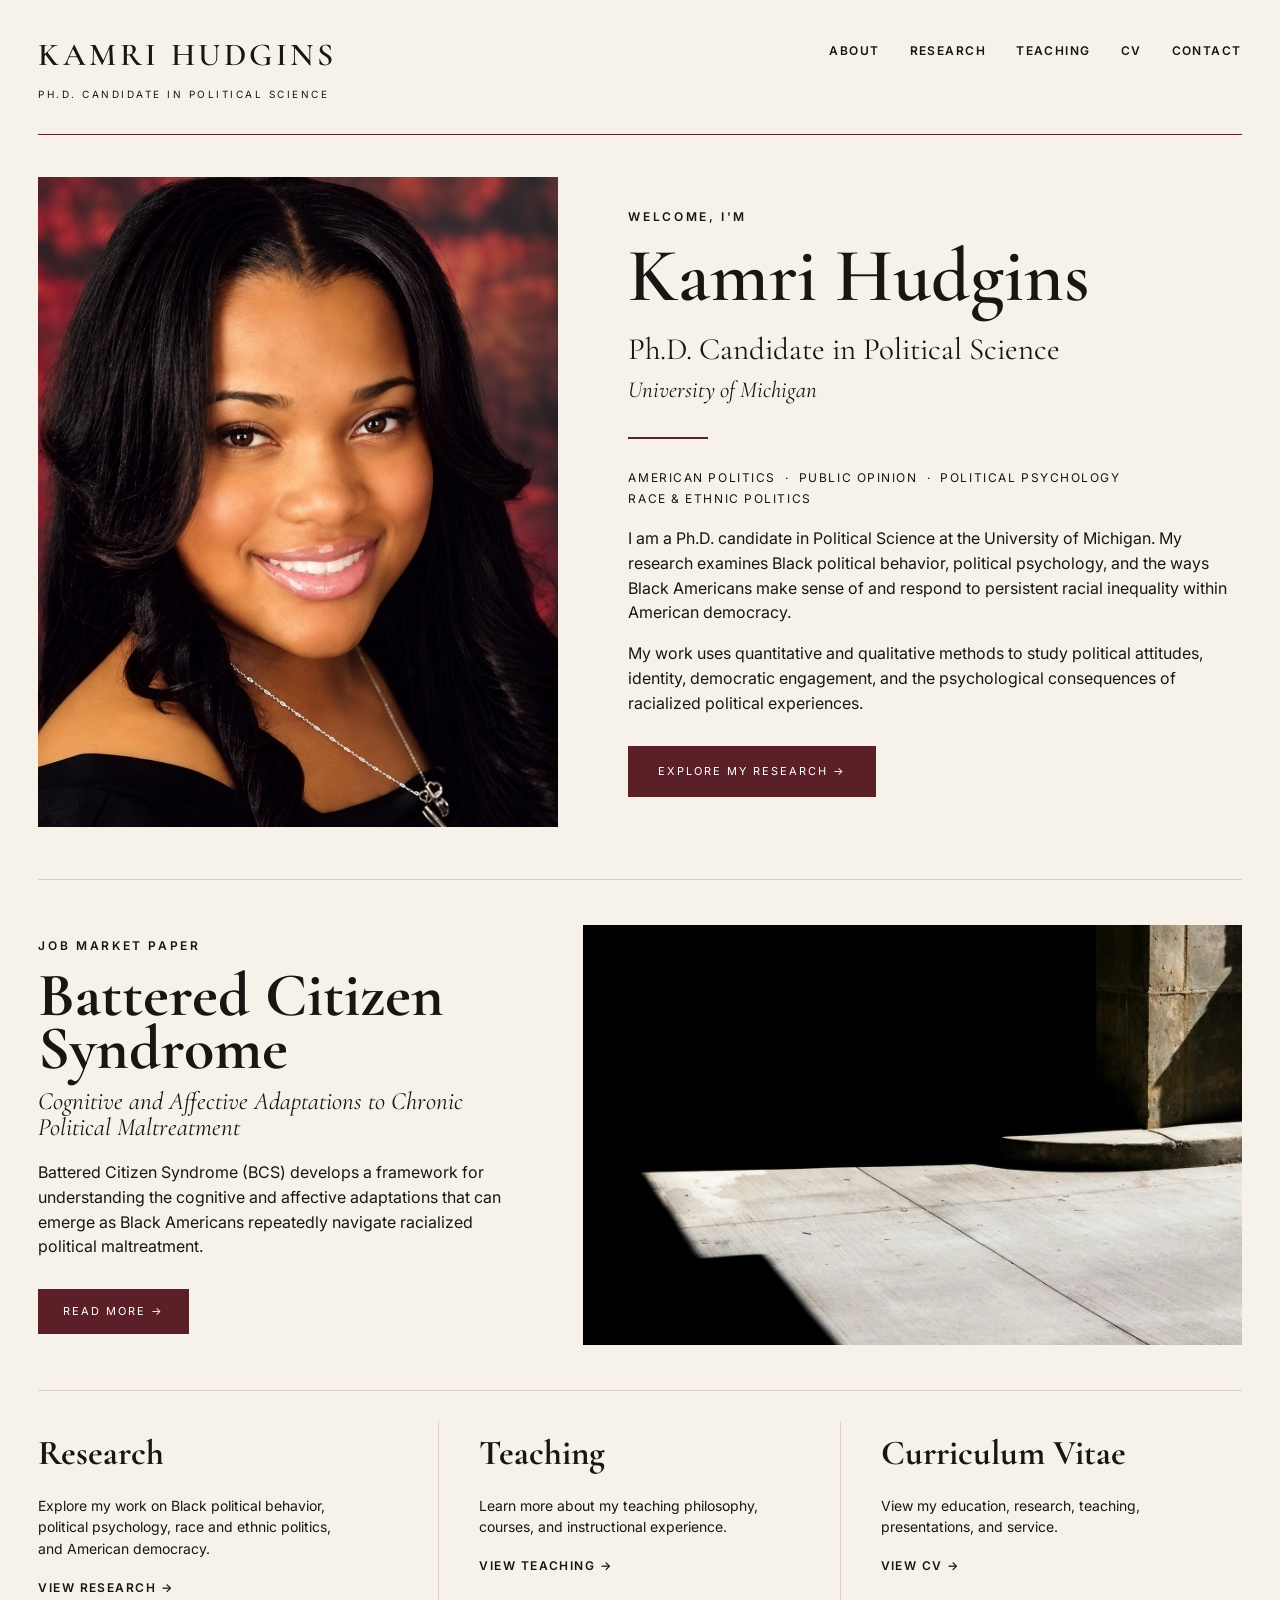
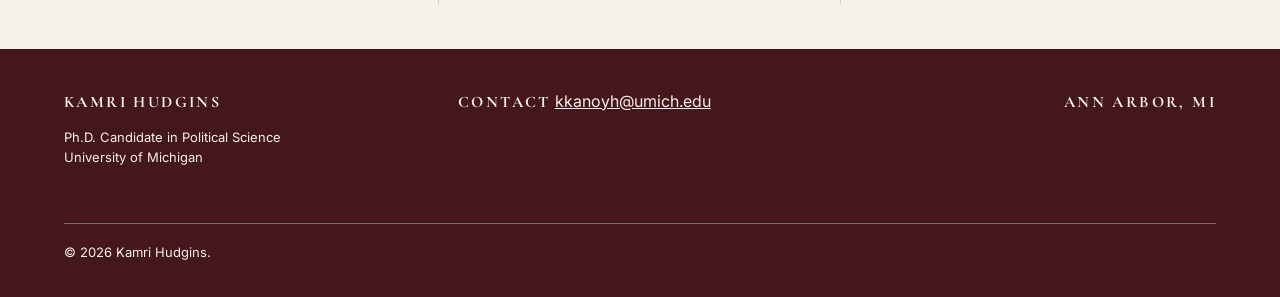
<file: index.html>
<!doctype html>
<html lang="en">
<head>
  <meta charset="utf-8">
  <meta name="viewport" content="width=device-width, initial-scale=1">
  <title>Kamri Hudgins | Ph.D. Candidate in Political Science</title>
  <meta name="description" content="Academic website of Kamri Hudgins, Ph.D. Candidate in Political Science at the University of Michigan.">
  <link rel="preconnect" href="https://fonts.googleapis.com">
  <link rel="preconnect" href="https://fonts.gstatic.com" crossorigin>
  <link href="https://fonts.googleapis.com/css2?family=Cormorant+Garamond:ital,wght@0,500;0,600;1,500&family=Inter:wght@400;500;600&display=swap" rel="stylesheet">
  <link rel="stylesheet" href="style.css">
</head>
<body>
<header class="site-header">
  <a class="wordmark" href="#top">
    <span>KAMRI HUDGINS</span>
    <small>PH.D. CANDIDATE IN POLITICAL SCIENCE</small>
  </a>
  <nav aria-label="Primary navigation">
    <a href="#about">ABOUT</a>
    <a href="research.html">RESEARCH</a>
    <a href="teaching.html">TEACHING</a>
    <a href="Hudgins_CV2026.pdf" target="_blank" rel="noopener">CV</a>
    <a href="#contact">CONTACT</a>
  </nav>
</header>

<main id="top">
<section class="hero" id="about">
 <div class="portrait">
  <img src="kamri-hudgins-headshot.png" alt="Kamri Hudgins">
</div>
  <div class="hero-copy">
    <p class="eyebrow">WELCOME, I'M</p>
    <h1>Kamri Hudgins</h1>
    <p class="role">Ph.D. Candidate in Political Science</p>
    <p class="institution">University of Michigan</p>
    <div class="rule"></div>
    <p class="areas">AMERICAN POLITICS &nbsp;·&nbsp; PUBLIC OPINION &nbsp;·&nbsp; POLITICAL PSYCHOLOGY<br>RACE &amp; ETHNIC POLITICS</p>
    <p class="lede">I am a Ph.D. candidate in Political Science at the University of Michigan. My research examines Black political behavior, political psychology, and the ways Black Americans make sense of and respond to persistent racial inequality within American democracy.</p>
    <p>My work uses quantitative and qualitative methods to study political attitudes, identity, democratic engagement, and the psychological consequences of racialized political experiences.</p>
    <a class="button" href="research.html">EXPLORE MY RESEARCH →</a>
  </div>
</section>

<section class="featured" id="research">
  <div class="featured-copy">
    <p class="eyebrow">JOB MARKET PAPER</p>
    <h2>Battered Citizen<br>Syndrome</h2>
    <p class="subtitle">Cognitive and Affective Adaptations to Chronic Political Maltreatment</p>
    <p>Battered Citizen Syndrome (BCS) develops a framework for understanding the cognitive and affective adaptations that can emerge as Black Americans repeatedly navigate racialized political maltreatment.</p>
    <a class="button small" href="research.html#bcs">READ MORE →</a>
  </div>
 <div class="research-image">
  <img src="bcs-featured.jpg" alt="Architectural scene with geometric shadows">
</div>
</section>

<section class="link-grid">
  <article>
    <h3>Research</h3>
    <p>Explore my work on Black political behavior, political psychology, race and ethnic politics, and American democracy.</p>
<a href="research.html">VIEW RESEARCH →</a>
  </article>
  <article id="teaching">
    <h3>Teaching</h3>
    <p>Learn more about my teaching philosophy, courses, and instructional experience.</p>
    <a href="teaching.html">VIEW TEACHING →</a>
  </article>
  <article>
    <h3>Curriculum Vitae</h3>
    <p>View my education, research, teaching, presentations, and service.</p>
    <a href="Hudgins_CV2026.pdf" target="_blank" rel="noopener">VIEW CV →</a>
  </article>
</section>
</main>

<footer id="contact">
  <div>
    <strong>KAMRI HUDGINS</strong>
    <p>Ph.D. Candidate in Political Science<br>University of Michigan</p>
  </div>
 <div>
  <strong>CONTACT</strong>
  <a href="mailto:kkanoyh@umich.edu">kkanoyh@umich.edu</a>
</div>
  <div class="footer-location">
    <strong>ANN ARBOR, MI</strong>
  </div>
  <p class="copyright">© 2026 Kamri Hudgins.</p>
</footer>
</body>
</html>
</file>
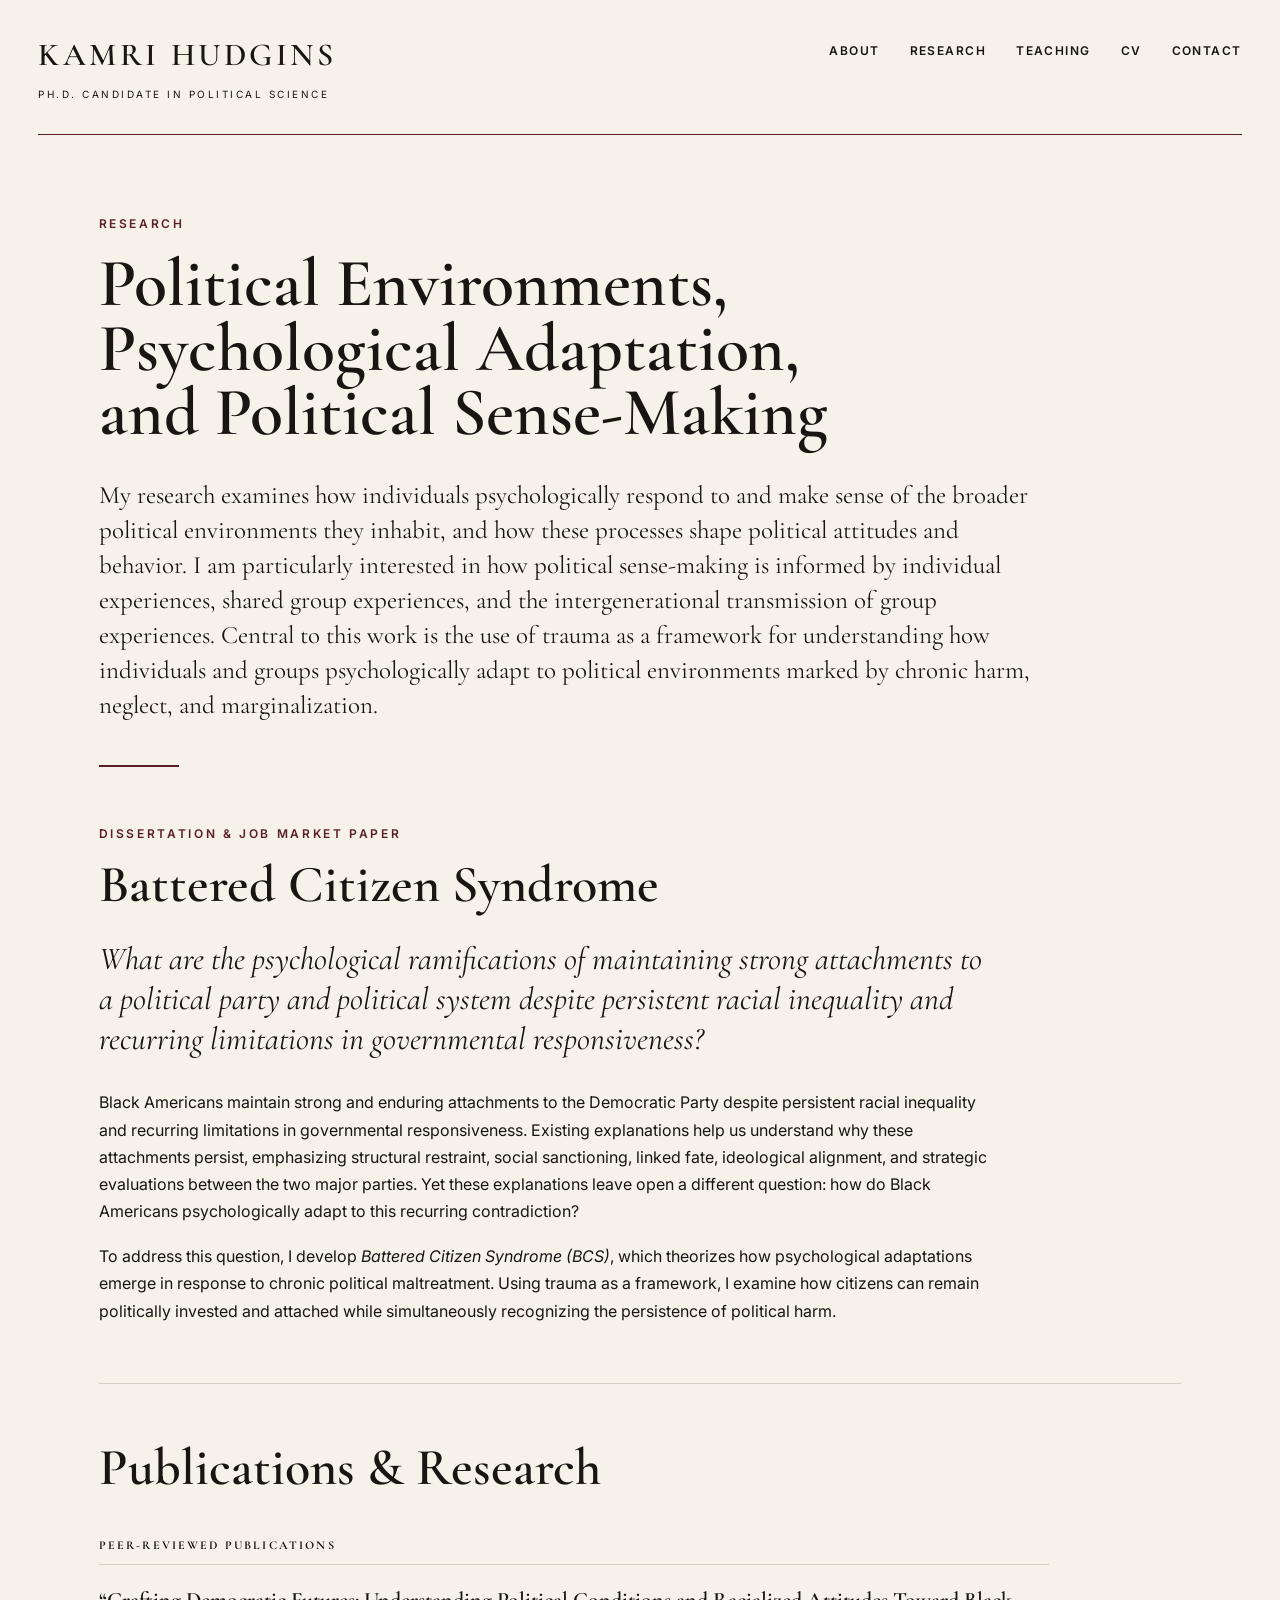
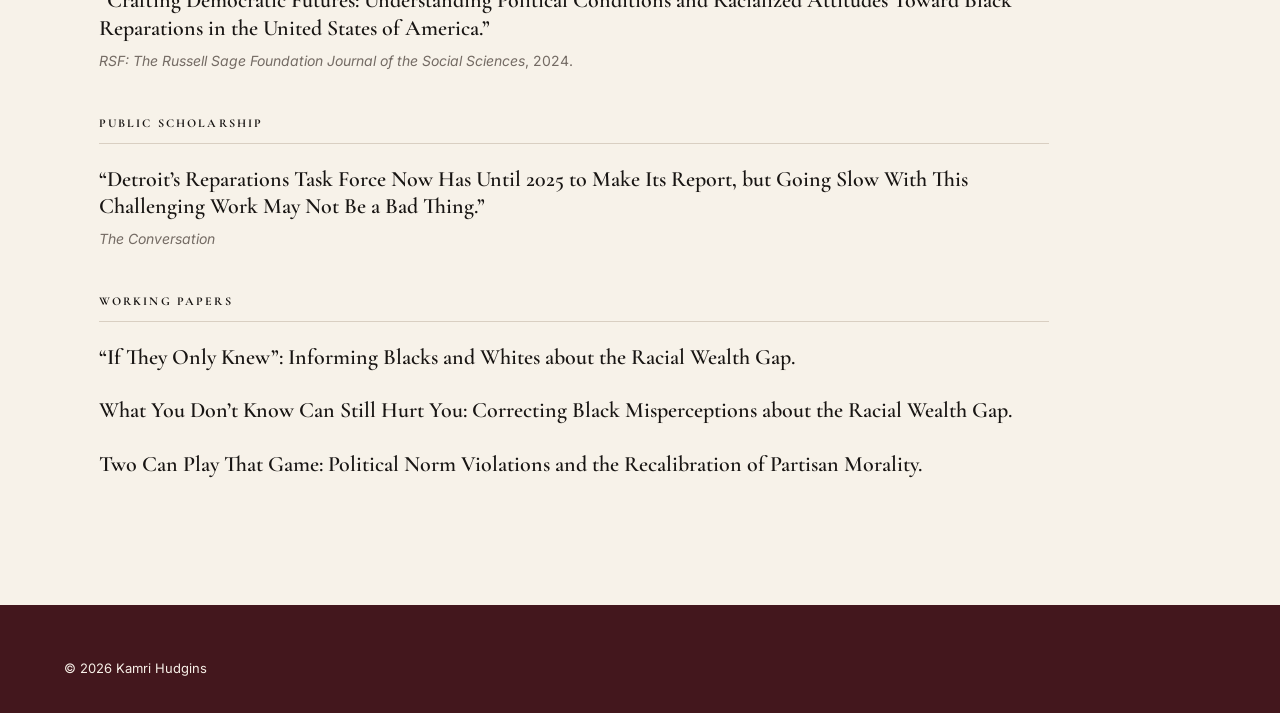
<file: research.html>
<!DOCTYPE html>
<html lang="en">
<head>
  <meta charset="UTF-8">
  <meta name="viewport" content="width=device-width, initial-scale=1.0">
  <title>Research | Kamri Hudgins</title>

  <link rel="preconnect" href="https://fonts.googleapis.com">
  <link rel="preconnect" href="https://fonts.gstatic.com" crossorigin>
  <link href="https://fonts.googleapis.com/css2?family=Cormorant+Garamond:ital,wght@0,400;0,500;0,600;1,400&family=Inter:wght@400;500;600&display=swap" rel="stylesheet">

  <link rel="stylesheet" href="style.css">
</head>

<body>

<header class="site-header">
  <a class="wordmark" href="index.html">
    <span>KAMRI HUDGINS</span>
    <small>PH.D. CANDIDATE IN POLITICAL SCIENCE</small>
  </a>

  <nav>
    <a href="index.html#about">ABOUT</a>
    <a href="research.html">RESEARCH</a>
    <a href="teaching.html">TEACHING</a>
    <a href="Hudgins_CV2026.pdf" target="_blank" rel="noopener">CV</a>
    <a href="index.html#contact">CONTACT</a>
  </nav>
</header>

<main>

  <section class="research-page">

    <p class="eyebrow">RESEARCH</p>

    <h1>Political Environments,<br>Psychological Adaptation,<br>and Political Sense-Making</h1>

    <p class="research-intro">
      My research examines how individuals psychologically respond to and make
      sense of the broader political environments they inhabit, and how these
      processes shape political attitudes and behavior. I am particularly
      interested in how political sense-making is informed by individual
      experiences, shared group experiences, and the intergenerational
      transmission of group experiences. Central to this work is the use of
      trauma as a framework for understanding how individuals and groups
      psychologically adapt to political environments marked by chronic harm,
      neglect, and marginalization.
    </p>

    <div class="rule"></div>

   <section class="dissertation-section" id="bcs">

  <p class="eyebrow">DISSERTATION &amp; JOB MARKET PAPER</p>

  <h2>Battered Citizen Syndrome</h2>

  <p class="research-question">
    What are the psychological ramifications of maintaining strong
    attachments to a political party and political system despite
    persistent racial inequality and recurring limitations in
    governmental responsiveness?
  </p>

  <p>
    Black Americans maintain strong and enduring attachments to the Democratic
    Party despite persistent racial inequality and recurring limitations in
    governmental responsiveness. Existing explanations help us understand why
    these attachments persist, emphasizing structural restraint, social sanctioning, 
    linked fate, ideological alignment, and strategic evaluations between the two major
    parties. Yet these explanations leave open a different question: how do
    Black Americans psychologically adapt to this recurring contradiction?
  </p>

  <p>
    To address this question, I develop <em>Battered Citizen Syndrome
    (BCS)</em>, which theorizes how psychological adaptations emerge in
    response to chronic political maltreatment. Using trauma as a framework,
    I examine how citizens can remain politically invested and attached while
    simultaneously recognizing the persistence of political harm.
</p>

</section>

    <div class="research-divider"></div>

    <section class="publications-section">

      <h2>Publications &amp; Research</h2>

      <h3>Peer-Reviewed Publications</h3>

      <div class="research-item">
        <p>
<strong>
<a class="publication-link"
   href="https://www.rsfjournal.org/content/10/3/49"
   target="_blank"
   rel="noopener">
    “Crafting Democratic Futures: Understanding Political Conditions
    and Racialized Attitudes Toward Black Reparations in the United
    States of America.”
  </a>
</strong>
        </p>
        <p class="citation">
          <em>RSF: The Russell Sage Foundation Journal of the Social Sciences</em>,
          2024.
        </p>
      </div>

      <h3>Public Scholarship</h3>

      <div class="research-item">
        <p>
<strong>
<a class="publication-link"
   href="https://theconversation.com/detroits-reparations-task-force-now-has-until-2025-to-make-its-report-but-going-slow-with-this-challenging-work-may-not-be-a-bad-thing-231150"
   target="_blank"
   rel="noopener">
    “Detroit’s Reparations Task Force Now Has Until 2025 to Make Its Report,
    but Going Slow With This Challenging Work May Not Be a Bad Thing.”
  </a>
</strong>
        </p>
        <p class="citation"><em>The Conversation</em></p>
      </div>

      <h3>Working Papers</h3>

      <div class="research-item">
        <p>
          <strong>“If They Only Knew”: Informing Blacks and Whites about the
          Racial Wealth Gap.</strong>
        </p>
      </div>

      <div class="research-item">
        <p>
          <strong>What You Don’t Know Can Still Hurt You: Correcting Black Misperceptions about the Racial Wealth Gap.</strong>
        </p>
      </div>

      <div class="research-item">
        <p>
          <strong>Two Can Play That Game: Political Norm Violations and the
          Recalibration of Partisan Morality.</strong>
        </p>
      </div>

    </section>

  </section>

</main>

<footer>
  <p>© 2026 Kamri Hudgins</p>
</footer>

</body>
</html>
</file>
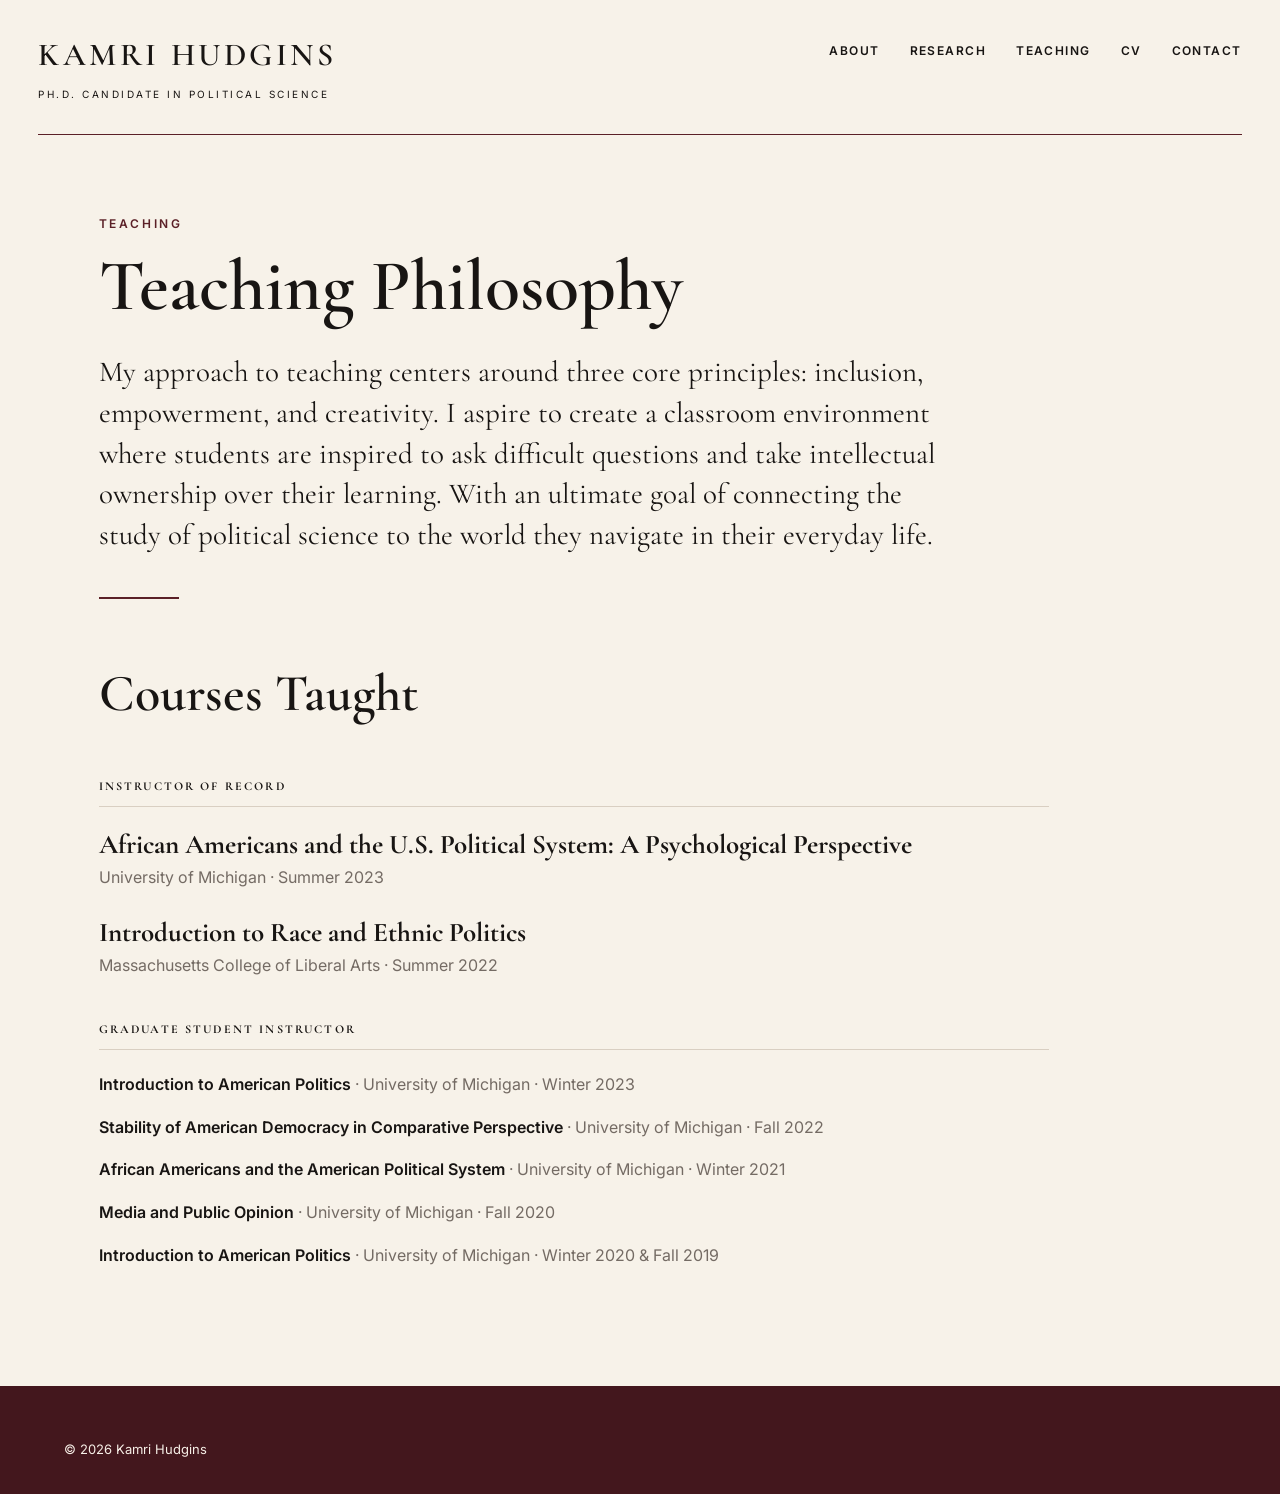
<file: teaching.html>
<!DOCTYPE html>
<html lang="en">
<head>
  <meta charset="UTF-8">
  <meta name="viewport" content="width=device-width, initial-scale=1.0">
  <title>Teaching | Kamri Hudgins</title>

  <link rel="preconnect" href="https://fonts.googleapis.com">
  <link rel="preconnect" href="https://fonts.gstatic.com" crossorigin>
  <link href="https://fonts.googleapis.com/css2?family=Cormorant+Garamond:ital,wght@0,400;0,500;0,600;1,400&family=Inter:wght@400;500;600&display=swap" rel="stylesheet">

  <link rel="stylesheet" href="style.css">
</head>

<body>

<header class="site-header">
  <a class="wordmark" href="index.html">
    <span>KAMRI HUDGINS</span>
    <small>PH.D. CANDIDATE IN POLITICAL SCIENCE</small>
  </a>

  <nav>
    <a href="index.html#about">ABOUT</a>
    <a href="index.html#research">RESEARCH</a>
    <a href="teaching.html">TEACHING</a>
    <a href="Hudgins_CV2026.pdf" target="_blank" rel="noopener">CV</a>
    <a href="index.html#contact">CONTACT</a>
  </nav>
</header>

<main>

  <section class="teaching-page">

    <p class="eyebrow">TEACHING</p>

    <h1>Teaching Philosophy</h1>

    <p class="teaching-intro">
      My approach to teaching centers around three core principles:
      inclusion, empowerment, and creativity. I aspire to create a classroom
      environment where students are inspired to ask difficult
      questions and take intellectual ownership over their learning. With an ultimate 
      goal of connecting the study of political science to the world they navigate in their everyday life.
    </p>

    <div class="rule"></div>

    <section class="teaching-section">
      <h2>Courses Taught</h2>

      <h3>Instructor of Record</h3>

      <div class="course">
        <h4>African Americans and the U.S. Political System: A Psychological Perspective</h4>
        <p>University of Michigan · Summer 2023</p>
      </div>

      <div class="course">
        <h4>Introduction to Race and Ethnic Politics</h4>
        <p>Massachusetts College of Liberal Arts · Summer 2022</p>
      </div>

      <h3>Graduate Student Instructor</h3>

      <div class="course-list">
        <p><strong>Introduction to American Politics</strong> · University of Michigan · Winter 2023</p>
        <p><strong>Stability of American Democracy in Comparative Perspective</strong> · University of Michigan · Fall 2022</p>
        <p><strong>African Americans and the American Political System</strong> · University of Michigan · Winter 2021</p>
        <p><strong>Media and Public Opinion</strong> · University of Michigan · Fall 2020</p>
        <p><strong>Introduction to American Politics</strong> · University of Michigan · Winter 2020 &amp; Fall 2019</p>
      </div>
    </section>

  </section>

</main>

<footer>
  <p>© 2026 Kamri Hudgins</p>
</footer>

</body>
</html>
</file>
<file: style.css>
:root{
  --cream:#f7f2e9;
  --ink:#181513;
  --wine:#5b2027;
  --wine-dark:#43171d;
  --muted:#746b64;
  --line:#d9cfc2;
}
*{box-sizing:border-box}
html{scroll-behavior:smooth}
body{margin:0;background:var(--cream);color:var(--ink);font-family:Inter,Arial,sans-serif;line-height:1.55}
.site-header{max-width:1400px;margin:auto;padding:30px 5%;display:flex;justify-content:space-between;align-items:flex-start;border-bottom:1px solid var(--wine)}
.wordmark{text-decoration:none;color:var(--ink);letter-spacing:.22em}
.wordmark span{display:block;font-family:"Cormorant Garamond",Georgia,serif;font-size:32px;font-weight:600}
.wordmark small{font-size:10px;letter-spacing:.25em}
nav{display:flex;gap:30px;padding-top:12px}
nav a,.link-grid a{color:var(--ink);text-decoration:none;font-size:12px;font-weight:600;letter-spacing:.12em}
nav a:hover,.link-grid a:hover{color:var(--wine)}
main{max-width:1400px;margin:auto}
.hero{padding:42px 5% 52px;display:grid;grid-template-columns:minmax(0,.9fr) minmax(0,1fr);gap:62px;align-items:center}
.portrait{
  height:650px;
  overflow:hidden;
}
.portrait img{
  width:100%;
  height:100%;
  object-fit:cover;
  object-position:center;
  display:block;
}
.placeholder{background:linear-gradient(145deg,#6a2930,#3f151a);display:flex;align-items:center;justify-content:center;color:#f8eee6;letter-spacing:.18em;font-size:12px}
.hero-copy{min-width:0;max-width:650px}
.portrait{grid-column:1}
.hero-copy{grid-column:2}
.eyebrow{font-size:12px;letter-spacing:.22em;font-weight:600;margin:0 0 15px}
h1,h2,h3,.role,.subtitle{font-family:"Cormorant Garamond",Georgia,serif}
h1{font-size:76px;line-height:.9;margin:0 0 15px;font-weight:600}
.role{font-size:31px;margin:0}
.institution{font-family:"Cormorant Garamond",Georgia,serif;font-style:italic;font-size:23px;margin:0}
.rule{width:80px;border-top:2px solid var(--wine);margin:28px 0}
.areas{font-size:12px;letter-spacing:.13em;line-height:1.8}
.hero-copy p:not(.eyebrow):not(.role):not(.institution):not(.areas){max-width:620px}
.button{display:inline-block;background:var(--wine);color:white;text-decoration:none;padding:17px 30px;margin-top:14px;font-size:11px;letter-spacing:.18em}
.button:hover{background:var(--wine-dark)}
.featured{border-top:1px solid var(--line);padding:45px 5%;display:grid;grid-template-columns:.85fr 1.15fr;gap:58px;align-items:center}
.featured h2{font-size:62px;line-height:.85;margin:8px 0 12px}
.subtitle{font-size:25px;font-style:italic;line-height:1.05;margin:0 0 20px}
.small{padding:14px 25px}
.research-image{min-height:420px;background:linear-gradient(135deg,#b5a99b,#514a44)}
.research-image {
  height: 420px;
  overflow: hidden;
}

.research-image img {
  width: 100%;
  height: 100%;
  object-fit: cover;
  object-position: center;
  display: block;
}
.link-grid{border-top:1px solid var(--line);display:grid;grid-template-columns:repeat(3,1fr);padding:30px 5% 45px}
.link-grid article{padding:5px 40px;border-right:1px solid var(--line)}
.link-grid article:first-child{padding-left:0}
.link-grid article:last-child{border:0}
.link-grid h3{font-size:35px;margin:0 0 8px}
.link-grid p{font-size:14px;max-width:300px}
footer{background:var(--wine-dark);color:#f7efe7;padding:40px max(5%,calc((100% - 1400px)/2 + 70px)) 22px;display:grid;grid-template-columns:1fr 1fr 1fr;gap:30px}
footer strong{font-family:"Cormorant Garamond",Georgia,serif;letter-spacing:.15em}
footer p{font-size:13px}
footer a{color:#f7efe7}
.footer-location{text-align:right}
.copyright{grid-column:1/-1;border-top:1px solid rgba(255,255,255,.35);padding-top:18px;margin-top:12px}
@media(max-width:850px){
 .site-header{display:block}
 nav{gap:14px;flex-wrap:wrap;margin-top:18px}
 .hero,.featured{grid-template-columns:1fr;gap:32px}
 .portrait{min-height:500px}
 h1{font-size:58px}
 .featured h2{font-size:50px}
 .link-grid{grid-template-columns:1fr}
 .link-grid article,.link-grid article:first-child{padding:22px 0;border-right:0;border-bottom:1px solid var(--line)}
 footer{grid-template-columns:1fr}
 .footer-location{text-align:left}
}



/* Full-size desktop layout */
@media (min-width: 1200px) {

  main,
  .site-header {
    width: min(1500px, 94vw);
    max-width: none;
    margin-left: auto;
    margin-right: auto;
  }

  .site-header {
    padding: 30px 0;
  }

  .hero {
    padding: 42px 0 52px;
    grid-template-columns: 520px 1fr;
    gap: 70px;
  }

  .portrait {
    height: 650px;
  }

  .featured {
    padding: 45px 0;
  }

  .link-grid {
    padding: 30px 0 45px;
  }
}

/* Teaching page */

.teaching-page {
  width: min(1100px, 90%);
  margin: 0 auto;
  padding: 80px 0 100px;
}

.teaching-page > .eyebrow {
  color: var(--wine);
  margin-bottom: 18px;
}

.teaching-page > h1 {
  font-family: "Cormorant Garamond", Georgia, serif;
  font-size: 72px;
  line-height: 0.95;
  font-weight: 600;
  margin: 0 0 32px;
}

.teaching-intro {
  max-width: 850px;
  font-family: "Cormorant Garamond", Georgia, serif;
  font-size: 29px;
  line-height: 1.4;
  margin: 0;
}

.teaching-page .rule {
  margin: 42px 0 55px;
}

.teaching-section {
  max-width: 950px;
}

.teaching-section h2 {
  font-family: "Cormorant Garamond", Georgia, serif;
  font-size: 52px;
  font-weight: 600;
  margin: 0 0 38px;
}

.teaching-section h3 {
  font-size: 12px;
  letter-spacing: .18em;
  text-transform: uppercase;
  margin: 42px 0 22px;
  padding-bottom: 10px;
  border-bottom: 1px solid var(--line);
}

.course {
  margin-bottom: 28px;
}

.course h4 {
  font-family: "Cormorant Garamond", Georgia, serif;
  font-size: 27px;
  line-height: 1.15;
  margin: 0 0 5px;
}

.course p,
.course-list p {
  color: var(--muted);
  margin: 0 0 18px;
}

.course-list strong {
  color: var(--ink);
  font-weight: 600;
}

@media (max-width: 700px) {
  .teaching-page {
    padding: 50px 0 70px;
  }

  .teaching-page > h1 {
    font-size: 52px;
  }

  .teaching-intro {
    font-size: 24px;
  }

  .teaching-section h2 {
    font-size: 42px;
  }
}

/* Research page */

.research-page {
  width: min(1100px, 90%);
  margin: 0 auto;
  padding: 80px 0 100px;
}

.research-page > .eyebrow {
  color: var(--wine);
  margin-bottom: 18px;
}

.research-page > h1 {
  font-family: "Cormorant Garamond", Georgia, serif;
  font-size: 68px;
  line-height: 0.95;
  font-weight: 600;
  margin: 0 0 32px;
  max-width: 900px;
}

.research-intro {
  max-width: 950px;
  font-family: "Cormorant Garamond", Georgia, serif;
  font-size: 25px;
  line-height: 1.4;
  margin: 0;
}

.research-page > .rule {
  margin: 42px 0 58px;
}

.dissertation-section {
  max-width: 950px;
}

.dissertation-section > .eyebrow {
  color: var(--wine);
  margin-bottom: 16px;
}

.dissertation-section h2 {
  font-family: "Cormorant Garamond", Georgia, serif;
  font-size: 52px;
  line-height: 1;
  font-weight: 600;
  margin: 0 0 28px;
}

.research-question {
  font-family: "Cormorant Garamond", Georgia, serif;
  font-size: 32px;
  line-height: 1.25;
  font-style: italic;
  max-width: 900px;
  margin: 0 0 30px;
}

.dissertation-section > p:not(.eyebrow):not(.research-question) {
  max-width: 900px;
  font-size: 16px;
  line-height: 1.7;
  margin: 0 0 18px;
}

.research-divider {
  border-top: 1px solid var(--line);
  margin: 58px 0;
}

.publications-section {
  max-width: 950px;
}

.publications-section h2 {
  font-family: "Cormorant Garamond", Georgia, serif;
  font-size: 52px;
  line-height: 1;
  font-weight: 600;
  margin: 0 0 42px;
}

.publications-section h3 {
  font-size: 12px;
  letter-spacing: .18em;
  text-transform: uppercase;
  margin: 42px 0 22px;
  padding-bottom: 10px;
  border-bottom: 1px solid var(--line);
}

.research-item {
  margin-bottom: 26px;
}

.research-item p {
  margin: 0 0 7px;
  line-height: 1.6;
}

.research-item strong {
  font-family: "Cormorant Garamond", Georgia, serif;
  font-size: 22px;
  line-height: 1.25;
  font-weight: 600;
}

.research-item .citation {
  color: var(--muted);
  font-size: 14px;
}

.publication-link {
  color: var(--ink);
  text-decoration: none;
  transition: color .2s ease;
}

.publication-link:hover {
  color: var(--wine);
}

@media (max-width: 700px) {
  .research-page {
    padding: 50px 0 70px;
  }

  .research-page > h1 {
    font-size: 48px;
  }

  .research-intro {
    font-size: 22px;
  }

  .dissertation-section h2,
  .publications-section h2 {
    font-size: 42px;
  }

  .research-question {
    font-size: 27px;
  }
}
</file>
